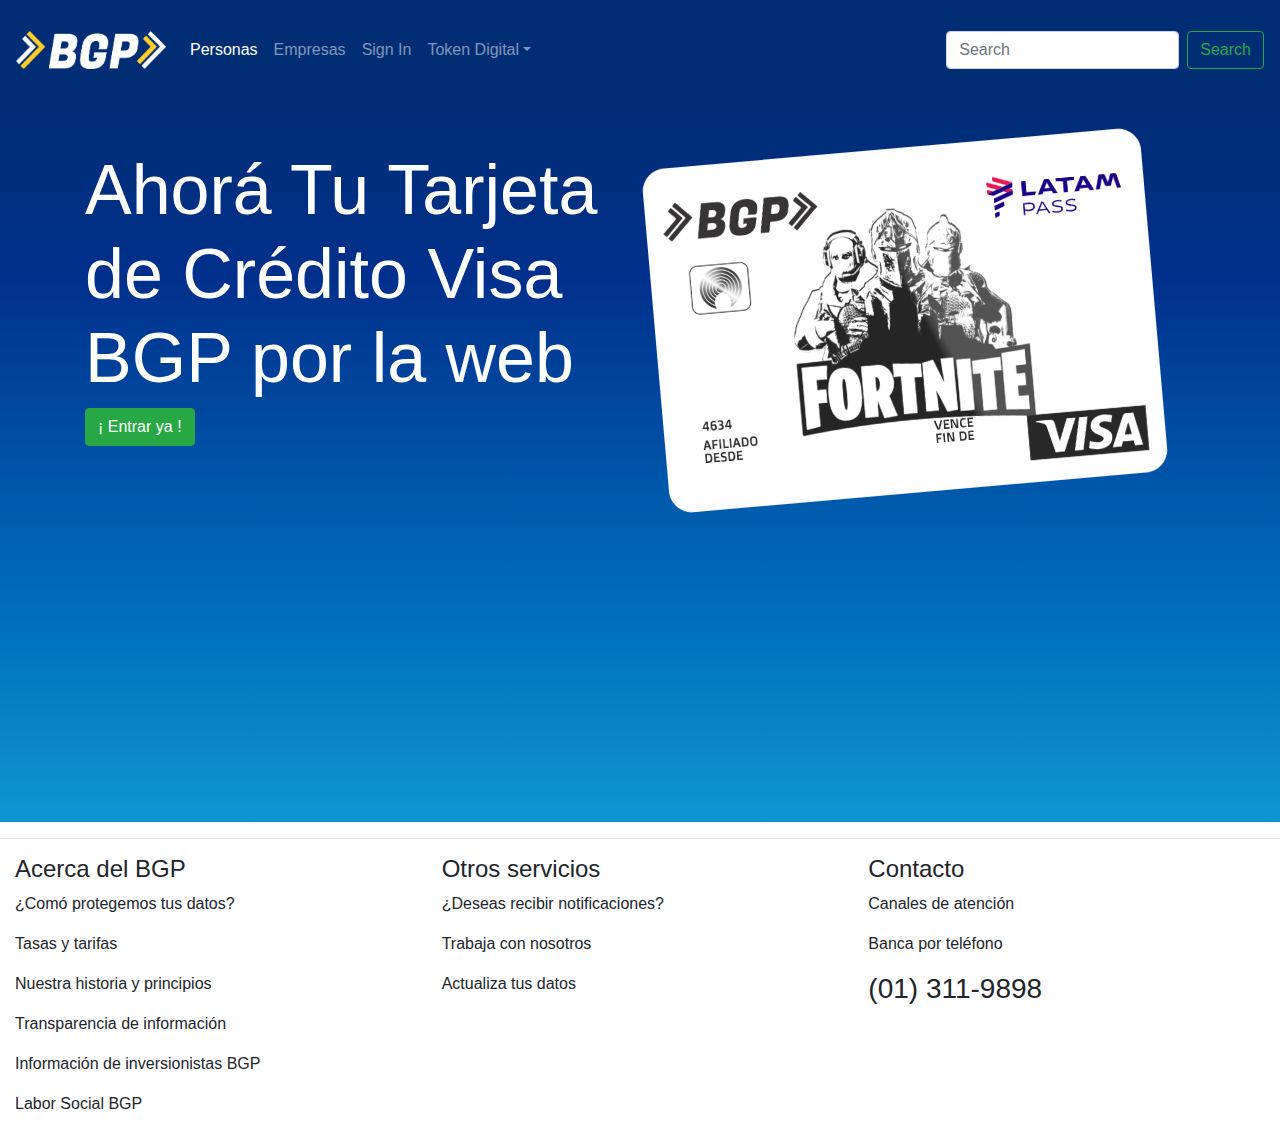
<file: index.html>
<!DOCTYPE html>
<html lang='es'>
<head>
    <meta charset='UTF-8'>
    <meta name='viewport' content='width=device-width, initial-scale=1.0'>
    <meta http-equiv='X-UA-Compatible' content='ie=edge'>
    <link rel='stylesheet' href='./app/css/index.css' />
    <link rel='stylesheet' href='https://stackpath.bootstrapcdn.com/bootstrap/4.3.1/css/bootstrap.min.css' integrity='sha384-ggOyR0iXCbMQv3Xipma34MD+dH/1fQ784/j6cY/iJTQUOhcWr7x9JvoRxT2MZw1T' crossorigin='anonymous'>
    <link rel='icon' type='image/jpg' href='./app/img/favico.jpg' />
    <link rel="stylesheet" href="https://cdnjs.cloudflare.com/ajax/libs/font-awesome/5.11.2/css/all.min.css" integrity="sha256-+N4/V/SbAFiW1MPBCXnfnP9QSN3+Keu+NlB+0ev/YKQ=" crossorigin="anonymous" />

    <link rel="stylesheet" href="https://cdnjs.cloudflare.com/ajax/libs/font-awesome/5.5.0/css/all.min.css" integrity="sha256-nkysZcel7gvQdDr+/KvdPnOFThKErJrEM4E9YjH1UPI=" crossorigin="anonymous" />

    <title>Vía BGP</title>
</head>
<body>
    
    <header>
        <nav class="navbar navbar-expand-sm navbar-dark fondo">
            <a class="navbar-brand" href="#"><img src="./app/img/logo.png" width="150px" alt=""></a>
            <button class="navbar-toggler d-lg-none" type="button" data-toggle="collapse" data-target="#collapsibleNavId" aria-controls="collapsibleNavId"
                aria-expanded="false" aria-label="Toggle navigation"></button>
            <div class="collapse navbar-collapse" id="collapsibleNavId">
                <ul class="navbar-nav mr-auto mt-2 mt-lg-0">
                    <li class="nav-item active">
                        <a class="nav-link" href="#">Personas<span class="sr-only">(current)</span></a>
                    </li>
                    <li class="nav-item">
                        <a class="nav-link" href="#">Empresas <span class="sr-only">(current)</span></a>
                    </li>
                    <li class="nav-item">
                        <a class="nav-link" href="./app/html/login.html">Sign In</a>
                    </li>
                    <li class="nav-item dropdown">
                        <a class="nav-link dropdown-toggle" href="#" id="dropdownId" data-toggle="dropdown" aria-haspopup="true" aria-expanded="false">Token Digital</a>
                        <div class="dropdown-menu" aria-labelledby="dropdownId">
                            <a class="dropdown-item" href="#">Action 1</a>
                            <a class="dropdown-item" href="#">Action 2</a>
                        </div>
                    </li>
                </ul>
                <form class="form-inline my-2 my-lg-0">
                    <input class="form-control mr-sm-2" type="text" placeholder="Search">
                    <button class="btn btn-outline-success my-2 my-sm-0" type="submit">Search</button>
                </form>
            </div>
        </nav>
    </header>

    <main class=" main_container container-fluid">
        
        <div class="container">
            <div class="row">
                <div class="col-md-6 blanco mt-5">
                   <h1>Ahorá Tu Tarjeta de Crédito Visa BGP por la web</h1> 
                    <form action="./app/html/login.html">
                        <button class="btn btn-success" type="submit">¡ Entrar ya !</button></form>
                </div>
                <div class="col-md-6 mt-5">
                    <img src="./app/img/tarjeta.png" class="box"width="500px" alt="">
                </div>
            </div>
        </div>
    </main>
    <hr>
    <footer class="container-fluid">
        <div class="row">
            <div class="col-md-4">
                <h4>Acerca del BGP</h4>
                <article style="display: block;">
                    <p>¿Comó protegemos tus datos?</p>
                    <p>Tasas y tarifas</p>
                    <p>Nuestra historia y principios</p>
                    <p>Transparencia de información</p>
                    <p>Información de inversionistas BGP</p>
                    <p>Labor Social BGP</p>
                </article>
            </div>
            <div class="col-md-4">
                <h4>Otros servicios</h4>
                <article>
                    <p>¿Deseas recibir notificaciones?</p>
                    <p>Trabaja con nosotros</p>
                    <p>Actualiza tus datos</p>
                </article>
            </div>
            <div class="col-md-4">
                <h4>Contacto</h4>
                <article>
                    <p>Canales de atención</p>
                    <p>Banca por teléfono</p>
                    <h3>(01) 311-9898</h3>
                    <!-- <p>Redes Sociales</p> -->
                </article>
            </div>

        </div>
    </footer>

    <script src='https://code.jquery.com/jquery-3.3.1.slim.min.js' integrity='sha384-q8i/X+965DzO0rT7abK41JStQIAqVgRVzpbzo5smXKp4YfRvH+8abtTE1Pi6jizo' crossorigin='anonymous'></script>
    <script src='https://cdnjs.cloudflare.com/ajax/libs/popper.js/1.14.7/umd/popper.min.js' integrity='sha384-UO2eT0CpHqdSJQ6hJty5KVphtPhzWj9WO1clHTMGa3JDZwrnQq4sF86dIHNDz0W1' crossorigin='anonymous'></script>
    <script src='https://stackpath.bootstrapcdn.com/bootstrap/4.3.1/js/bootstrap.min.js' integrity='sha384-JjSmVgyd0p3pXB1rRibZUAYoIIy6OrQ6VrjIEaFf/nJGzIxFDsf4x0xIM+B07jRM' crossorigin='anonymous'></script>

</body>
</html>
</file>
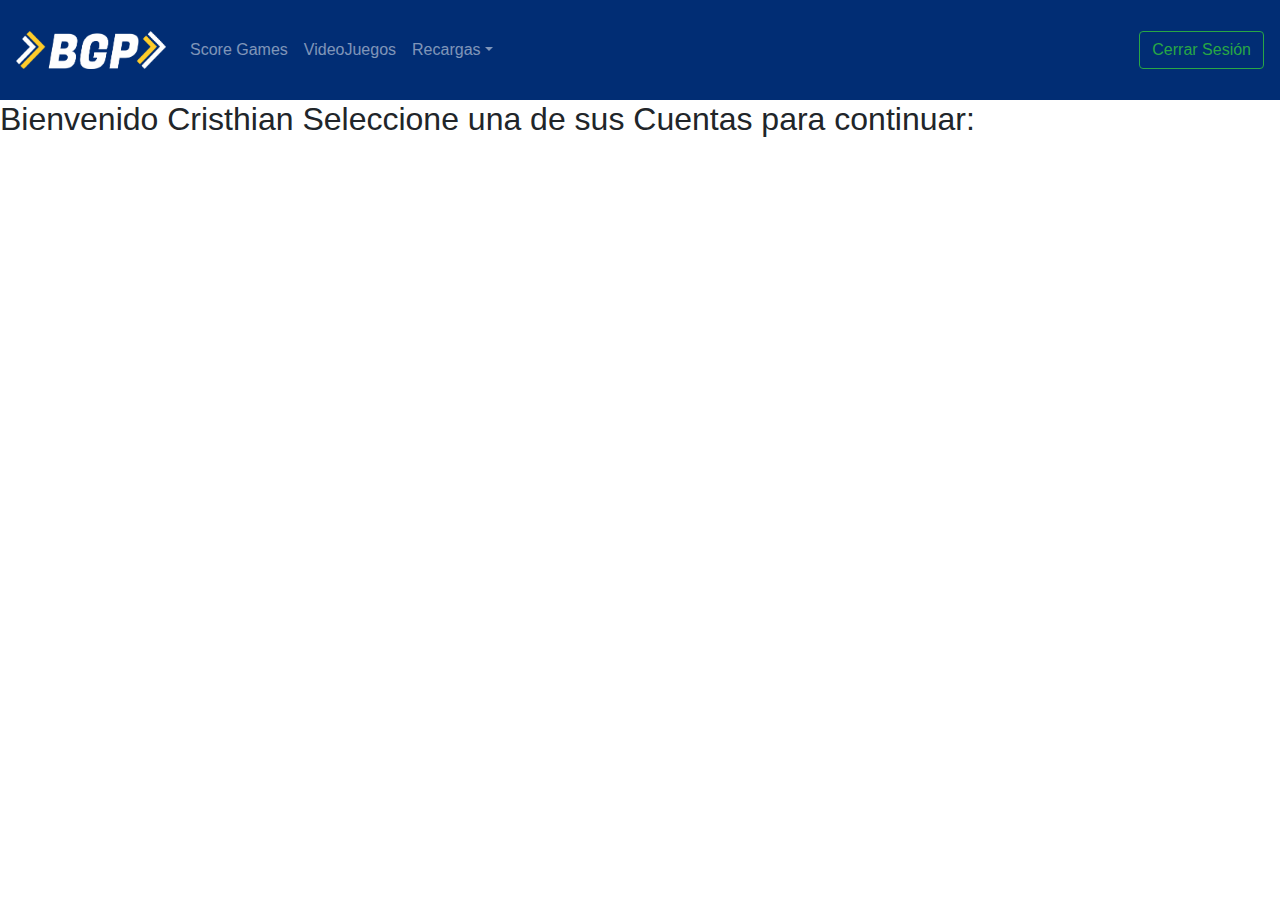
<file: app/html/cuentas.html>
<!DOCTYPE html>
<html lang='es'>
<head>
    <meta charset='UTF-8'>
    <meta name='viewport' content='width=device-width, initial-scale=1.0'>
    <meta http-equiv='X-UA-Compatible' content='ie=edge'>
    <link rel='stylesheet' href='./../css/index.css' />
    <!-- <link rel='stylesheet' href='./../css/login.css' /> -->
    <link rel="stylesheet" href="./../css/waves.min.css">
    <link rel='stylesheet' href='https://stackpath.bootstrapcdn.com/bootstrap/4.3.1/css/bootstrap.min.css' integrity='sha384-ggOyR0iXCbMQv3Xipma34MD+dH/1fQ784/j6cY/iJTQUOhcWr7x9JvoRxT2MZw1T' crossorigin='anonymous'>
    <link rel='icon' type='image/jpg' href='./../img/favico.jpg' />
    <link rel="stylesheet" href="https://cdnjs.cloudflare.com/ajax/libs/font-awesome/5.11.2/css/all.min.css" integrity="sha256-+N4/V/SbAFiW1MPBCXnfnP9QSN3+Keu+NlB+0ev/YKQ=" crossorigin="anonymous" />

    <link rel="stylesheet" href="https://cdnjs.cloudflare.com/ajax/libs/twitter-bootstrap/4.1.3/css/bootstrap.css">
    <link src='https://cdn.datatables.net/1.10.20/css/dataTables.bootstrap4.min.css'>
    <link rel="stylesheet" href="https://cdnjs.cloudflare.com/ajax/libs/font-awesome/5.5.0/css/all.min.css" integrity="sha256-nkysZcel7gvQdDr+/KvdPnOFThKErJrEM4E9YjH1UPI=" crossorigin="anonymous" />

    <title>Vía BGP</title>
</head>
<body>
    
    <header>
        <nav class="navbar navbar-expand-sm navbar-dark fondo">
            <a class="navbar-brand" href="#"><img src="./../img/logo.png" width="150px" alt=""></a>
            <button class="navbar-toggler d-lg-none" type="button" data-toggle="collapse" data-target="#collapsibleNavId" aria-controls="collapsibleNavId"
                aria-expanded="false" aria-label="Toggle navigation"></button>
            <div class="collapse navbar-collapse" id="collapsibleNavId">
                <ul class="navbar-nav mr-auto mt-2 mt-lg-0">
                    <li class="nav-item">
                        <a class="nav-link" href="#">Score Games <i class="fas fa-times-hexagon    "></i><span class="sr-only">(current)</span></a>
                    </li>
                    <li class="nav-item">
                        <a class="nav-link" href="#">VideoJuegos <span class="sr-only">(current)</span></a>
                    </li>
                    <li class="nav-item dropdown">
                        <a class="nav-link dropdown-toggle" href="#" id="dropdownId" data-toggle="dropdown" aria-haspopup="true" aria-expanded="false">Recargas</a>
                        <div class="dropdown-menu" aria-labelledby="dropdownId">
                            <a class="dropdown-item" href="#">Action 1</a>
                            <a class="dropdown-item" href="#">Action 2</a>
                        </div>
                    </li>
                </ul>
                <form class="form-inline my-2 my-lg-0" action="./../../index.html">
                    <!-- <input class="form-control mr-sm-2" type="text" placeholder="Search"> -->
                    <button class="btn btn-outline-success my-2 my-sm-0" type="submit">Cerrar Sesión</button>
                </form>
            </div>
        </nav>
    </header>

    <h2>Bienvenido <span id="nombre"></span> Seleccione una de sus Cuentas para continuar:</h2>
    <main class="container-fluid mt-5">

            <section class="row">
                    <div class="col-12 mt-3">
                        <table id="myTableJson" class="display  table table-striped  table-bordered bg-dark text-white">
    
                        </table>
                    </div>
            </section>
        </main>


    

    <script src='https://code.jquery.com/jquery-3.3.1.slim.min.js' integrity='sha384-q8i/X+965DzO0rT7abK41JStQIAqVgRVzpbzo5smXKp4YfRvH+8abtTE1Pi6jizo' crossorigin='anonymous'></script>
    <script src='https://cdnjs.cloudflare.com/ajax/libs/popper.js/1.14.7/umd/popper.min.js' integrity='sha384-UO2eT0CpHqdSJQ6hJty5KVphtPhzWj9WO1clHTMGa3JDZwrnQq4sF86dIHNDz0W1' crossorigin='anonymous'></script>
    <script src='https://stackpath.bootstrapcdn.com/bootstrap/4.3.1/js/bootstrap.min.js' integrity='sha384-JjSmVgyd0p3pXB1rRibZUAYoIIy6OrQ6VrjIEaFf/nJGzIxFDsf4x0xIM+B07jRM' crossorigin='anonymous'></script>
        <!-- DATATBLESJS -->
    <script type="text/javascript" charset="utf8" src="https://cdn.datatables.net/1.10.20/js/jquery.dataTables.js"></script>
        <!-- DATATABLES JQUERY -->
    <script src='https://cdn.datatables.net/1.10.20/js/jquery.dataTables.min.js'></script>
        <!-- DATATABLESBOOSTRAP -->
    <script src='https://cdn.datatables.net/1.10.20/js/dataTables.bootstrap4.min.js'></script>
    <script src='./../js/waves.min.js'></script>
    <script src='./../js/cuentas.js'></script>
</body>
</html>
</file>
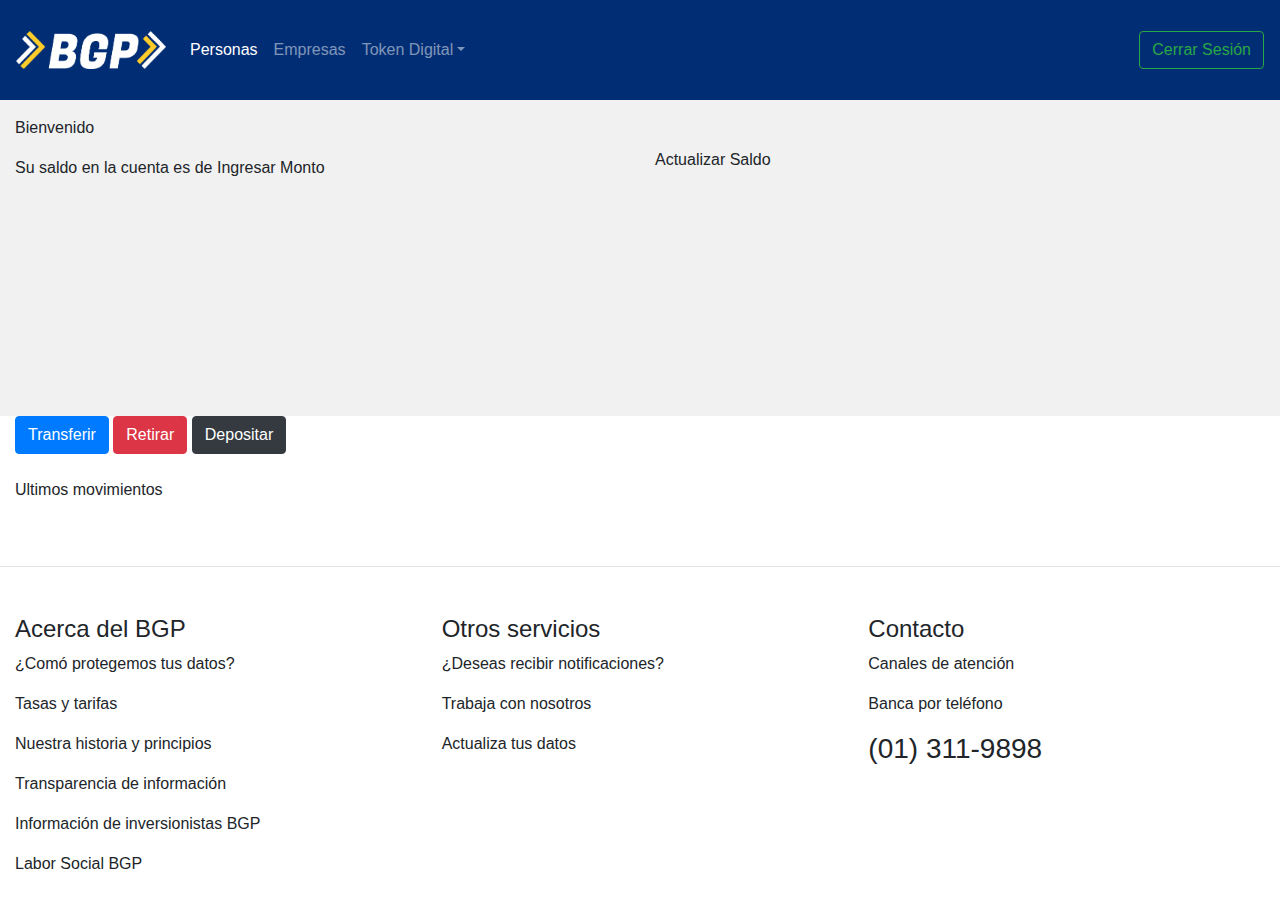
<file: app/html/menu.html>
<!doctype html>
<html lang="en">
  <head>
    <title>Vía BGP</title>
    <link rel='icon' type='image/jpg' href='./../img/favico.jpg' />
    <!-- Required meta tags -->
    <meta charset="utf-8">
    <meta name="viewport" content="width=device-width, initial-scale=1, shrink-to-fit=no">

    <!-- Bootstrap CSS -->
    <link rel="stylesheet" href="https://stackpath.bootstrapcdn.com/bootstrap/4.3.1/css/bootstrap.min.css" integrity="sha384-ggOyR0iXCbMQv3Xipma34MD+dH/1fQ784/j6cY/iJTQUOhcWr7x9JvoRxT2MZw1T" crossorigin="anonymous">
  </head>

  <style>
  
  .primary{
    height: 300px;
  }
  
  .fondo{
    background-color: #012D74;
    height: 100px;
  }

  .main{
    background-color: #f1f1f1;
  }
  </style>

  <body>

    <header>
      <nav class="navbar navbar-expand-sm navbar-dark fondo">
          <a class="navbar-brand" href="#"><img src="./../img/logo.png" width="150px" alt=""></a>
          <button class="navbar-toggler d-lg-none" type="button" data-toggle="collapse" data-target="#collapsibleNavId" aria-controls="collapsibleNavId"
              aria-expanded="false" aria-label="Toggle navigation"></button>
          <div class="collapse navbar-collapse" id="collapsibleNavId">
              <ul class="navbar-nav mr-auto mt-2 mt-lg-0">
                  <li class="nav-item active">
                      <a class="nav-link" href="#">Personas<span class="sr-only">(current)</span></a>
                  </li>
                  <li class="nav-item">
                      <a class="nav-link" href="#">Empresas <span class="sr-only">(current)</span></a>
                  </li>
                  <li class="nav-item dropdown">
                      <a class="nav-link dropdown-toggle" href="#" id="dropdownId" data-toggle="dropdown" aria-haspopup="true" aria-expanded="false">Token Digital</a>
                      <div class="dropdown-menu" aria-labelledby="dropdownId">
                          <a class="dropdown-item" href="#">Action 1</a>
                          <a class="dropdown-item" href="#">Action 2</a>
                      </div>
                  </li>
              </ul>
              <form class="form-inline my-2 my-lg-0" action="./../../index.html">
                  <button class="btn btn-outline-success my-2 my-sm-0" type="submit">Cerrar Sesión</button>
              </form>
          </div>
      </nav>
  </header>

    <main class="container-fluid">
        <div class="row main" >
          <div class="col-md-6 primary mt-3" >
            <p>Bienvenido <span id="usu"></span></p>
            <p>Su saldo en la cuenta <span id="usuCuenta">Ingresar id</span> es de <span>Ingresar Monto</span></p>
          </div>   
          <div class="col-md-6 mt-5">
            <p>  Actualizar Saldo</p>
          </div>       
        </div>
        <div class="row">
          <div class="col-md-12">
            <button class="btn btn-primary" id="btnTransferir">
              Transferir
            </button>
            <button class="btn btn-danger" id="btnRetirar">
              Retirar
            </button>
            <button class="btn btn-dark " id="btnDepositar">
              Depositar
            </button>
          </div>
        </div>
        <div class="row">
          <div class="col-md-12 mt-4">
            <p>Ultimos movimientos</p>
            <div class="container">
              <table class="table bg-danger" hidden>
                <thead>
                  <tr style="color:#fff">
                    <th>Operaciones</th>
                    <th>Monto</th>
                    <th>Saldo</th>
                  </tr>
                </thead>
                <tbody>
                  <tr></tr>
                </tbody>
              </table>
              <form action="" class="" id="formTransferir" hidden>
                <div class="form-group">
                  <label for="">Ingrese la cuenta de Destino</label>
                  <input type="text" class="form-control" placeholder="002">
                </div>
                <div class="form-group">
                  <label for="">Monto</label>
                  <input type="text" class="form-control" placeholder="100.00">
                </div>
                <div>
                  <h5>La cuenta esta a nombre de:</h5>
                  <p>Ingresar nombre</p>
                </div>
                <button type="button" class="btn btn-success">
                  tranferir
                </button>
              </form>
              <form action="" class="" id ="formRetirar" hidden>
                <div class="form-group">
                  <label for="">Ingresar monto a Retirar</label>
                  <input type="text" class="form-control" placeholder="002">
                </div>
                <div class="form-group">
                  <label for="">Distrito</label>
                  <select name="" id="" class="">
                    <option value="" class="form-group">Arequipa</option>
                  </select>
                </div>
                <div>
                  <h5>La cuenta esta a nombre de:</h5>
                  <p>Ingresar nombre</p>
                </div>
                <button type="button" class="btn btn-primary">
                  Retirar
                </button>
              </form>
              <form action="" class="" id="formDepositar"  hidden>
                <div class="form-group">
                  <label for="">Ingrese el monto  a Depositar</label>
                  <input type="text" class="form-control" placeholder="100.00">
                </div>
                <div class="form-group" >
                  <label for="">Distrito</label>
                  <select name="" id="" class="">
                    <option value="" class="form-group">Arequipa</option>
                  </select>
                </div>
                <button type="button" class="btn btn-danger">
                  Depositar
                </button>
                <div>
                  <h5>La agencia a depositar queda en::</h5>
                  <p>Ingresar direccion</p>
                </div>
              </form>
            </div>
          </div>
        </div>
    </main>
    <hr class="mt-5">
    <footer class="container-fluid mt-5">
        <div class="row">
            <div class="col-md-4">
                <h4>Acerca del BGP</h4>
                <article style="display: block;">
                    <p>¿Comó protegemos tus datos?</p>
                    <p>Tasas y tarifas</p>
                    <p>Nuestra historia y principios</p>
                    <p>Transparencia de información</p>
                    <p>Información de inversionistas BGP</p>
                    <p>Labor Social BGP</p>
                </article>
            </div>
            <div class="col-md-4">
                <h4>Otros servicios</h4>
                <article>
                    <p>¿Deseas recibir notificaciones?</p>
                    <p>Trabaja con nosotros</p>
                    <p>Actualiza tus datos</p>
                </article>
            </div>
            <div class="col-md-4">
                <h4>Contacto</h4>
                <article>
                    <p>Canales de atención</p>
                    <p>Banca por teléfono</p>
                    <h3>(01) 311-9898</h3>
                    <!-- <p>Redes Sociales</p> -->
                </article>
            </div>

        </div>
    </footer>


    <!-- Optional JavaScript -->
    <!-- jQuery first, then Popper.js, then Bootstrap JS -->
    <script src="https://code.jquery.com/jquery-3.3.1.slim.min.js" integrity="sha384-q8i/X+965DzO0rT7abK41JStQIAqVgRVzpbzo5smXKp4YfRvH+8abtTE1Pi6jizo" crossorigin="anonymous"></script>
    <script src="https://cdnjs.cloudflare.com/ajax/libs/popper.js/1.14.7/umd/popper.min.js" integrity="sha384-UO2eT0CpHqdSJQ6hJty5KVphtPhzWj9WO1clHTMGa3JDZwrnQq4sF86dIHNDz0W1" crossorigin="anonymous"></script>
    <script src="https://stackpath.bootstrapcdn.com/bootstrap/4.3.1/js/bootstrap.min.js" integrity="sha384-JjSmVgyd0p3pXB1rRibZUAYoIIy6OrQ6VrjIEaFf/nJGzIxFDsf4x0xIM+B07jRM" crossorigin="anonymous"></script>

    <script>
      let formTransferir = document.getElementById("formTransferir")
      let formRetirar = document.getElementById("formRetirar")
      let formDepositar = document.getElementById("formDepositar")
      let btnTransferir = document.getElementById("btnTransferir")
      let btnRetirar = document.getElementById("btnRetirar")
      let btnDepositar = document.getElementById("btnDepositar")
      let usu = document.getElementById("usu")
      let usuCuenta = document.getElementById("usuCuenta")
      let nombreUsu = localStorage.getItem("nombre ")
      let numCuenta = localStorage.getItem("numero_cuenta")
      console.log(nombreUsu)
      console.log(numCuenta);
      
      usuCuenta.innerText = numCuenta
      usu.innerText = nombreUsu
      



      btnTransferir.onclick = ()=>{
        console.log("click");
        formTransferir.removeAttribute("hidden")
        formRetirar.setAttribute("hidden", "hidden")
        formDepositar.setAttribute("hidden","hidden")
      }

      btnRetirar.onclick = () => {
        formTransferir.setAttribute("hidden","hidden")
        formDepositar.setAttribute("hidden","hidden")
        formRetirar.removeAttribute("hidden")
      }

      btnDepositar.onclick = () =>{
        formDepositar.removeAttribute("hidden")
        formRetirar.setAttribute("hidden", "hidden")
        formTransferir.setAttribute("hidden","hidden")
      }

      //---TRANSFERENCIA




      //--RETIROS



      //--Depositos

    </script>
  </body>
</html>
</file>
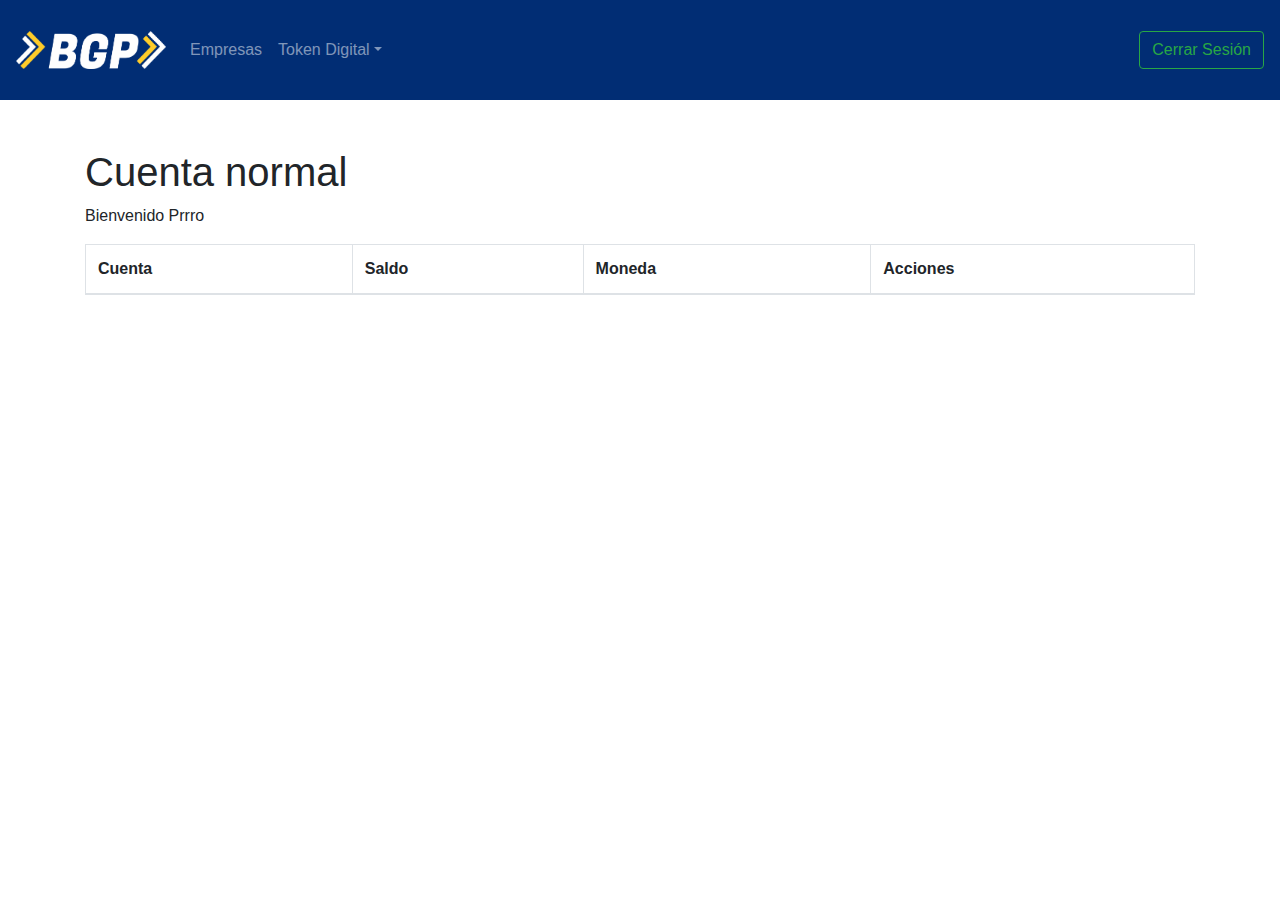
<file: app/html/normal.html>
<!DOCTYPE html>
<html lang='es'>
<head>
    <meta charset='UTF-8'>
    <meta name='viewport' content='width=device-width, initial-scale=1.0'>
    <meta http-equiv='X-UA-Compatible' content='ie=edge'>
    <link rel='stylesheet' href='./../css/index.css' />
    <link rel='stylesheet' href='./../css/login.css' />
    <link rel="stylesheet" href="./../css/waves.min.css">
    <link rel='stylesheet' href='https://stackpath.bootstrapcdn.com/bootstrap/4.3.1/css/bootstrap.min.css' integrity='sha384-ggOyR0iXCbMQv3Xipma34MD+dH/1fQ784/j6cY/iJTQUOhcWr7x9JvoRxT2MZw1T' crossorigin='anonymous'>
    <link rel='icon' type='image/jpg' href='./../img/favico.jpg' />
    <link rel="stylesheet" href="https://cdnjs.cloudflare.com/ajax/libs/font-awesome/5.11.2/css/all.min.css" integrity="sha256-+N4/V/SbAFiW1MPBCXnfnP9QSN3+Keu+NlB+0ev/YKQ=" crossorigin="anonymous" />

    <link rel="stylesheet" href="https://cdnjs.cloudflare.com/ajax/libs/font-awesome/5.5.0/css/all.min.css" integrity="sha256-nkysZcel7gvQdDr+/KvdPnOFThKErJrEM4E9YjH1UPI=" crossorigin="anonymous" />

    <title>Vía BGP</title>
</head>
<body>
    
    <header>
        <nav class="navbar navbar-expand-sm navbar-dark fondo">
            <a class="navbar-brand" href="#"><img src="./../img/logo.png" width="150px" alt=""></a>
            <button class="navbar-toggler d-lg-none" type="button" data-toggle="collapse" data-target="#collapsibleNavId" aria-controls="collapsibleNavId"
                aria-expanded="false" aria-label="Toggle navigation"></button>
            <div class="collapse navbar-collapse" id="collapsibleNavId">
                <ul class="navbar-nav mr-auto mt-2 mt-lg-0">

                    <li class="nav-item">
                        <a class="nav-link" href="#">Empresas <span class="sr-only">(current)</span></a>
                    </li>
                    <li class="nav-item dropdown">
                        <a class="nav-link dropdown-toggle" href="#" id="dropdownId" data-toggle="dropdown" aria-haspopup="true" aria-expanded="false">Token Digital</a>
                        <div class="dropdown-menu" aria-labelledby="dropdownId">
                            <a class="dropdown-item" href="#">Action 1</a>
                            <a class="dropdown-item" href="#">Action 2</a>
                        </div>
                    </li>
                </ul>
                <form class="form-inline my-2 my-lg-0" action="./../../index.html">
                    <button class="btn btn-outline-success my-2 my-sm-0" type="submit">Cerrar Sesión</button>
                </form>
            </div>
        </nav>
    </header>


    <div class="container mt-5">
        <h1>Cuenta normal</h1>
        <p>Bienvenido Prrro</p>        
        <table class="table table-bordered">
            <thead>
                <tr>
                    <th>Cuenta</th>
                    <th>Saldo</th>
                    <th>Moneda</th>
                    <th>Acciones</th>
                </tr>
            </thead>
            <tbody id="tbody">
               
            </tbody>
        </table>
     </div>
   

    

    <script src='https://code.jquery.com/jquery-3.3.1.slim.min.js' integrity='sha384-q8i/X+965DzO0rT7abK41JStQIAqVgRVzpbzo5smXKp4YfRvH+8abtTE1Pi6jizo' crossorigin='anonymous'></script>
    <script src='https://cdnjs.cloudflare.com/ajax/libs/popper.js/1.14.7/umd/popper.min.js' integrity='sha384-UO2eT0CpHqdSJQ6hJty5KVphtPhzWj9WO1clHTMGa3JDZwrnQq4sF86dIHNDz0W1' crossorigin='anonymous'></script>
    <script src='https://stackpath.bootstrapcdn.com/bootstrap/4.3.1/js/bootstrap.min.js' integrity='sha384-JjSmVgyd0p3pXB1rRibZUAYoIIy6OrQ6VrjIEaFf/nJGzIxFDsf4x0xIM+B07jRM' crossorigin='anonymous'></script>
    <script src='./../js/waves.min.js'></script>
    <script src='./../js/normal.js'></script>
    <script>
    
        Waves.attach(".curvas", ['waves-float']);
        Waves.init(); 
    
    </script>
</body>
</html>
</file>
<file: app/css/index.css>
.fondo{
    background-color: #012D74;
    height: 100px;
}
.main_container{
     /* background-image: url(./../img/sorcerer-4586454_1920.jpg);
    background-size: 100%; */
    height: 722px; 
    background-image: linear-gradient(to bottom, #012D74, #00308c, #0052a7, #0074be, #0f96d1);
}

.blanco{
    color: #fff;
}

.blanco h1{
    font-size: 70px;
}

.box{
    transform: rotate(-5deg);
}
</file>
<file: app/css/login.css>
.loginfondo{
    height: 400px;
    width: 100%;
    background-color: #0759A4;
}
.contain{
    position: relative;
}

#formRegistro{
        position: absolute;
        top: 1px;
}
</file>
<file: app/css/waves.min.css>
/*!
 * Waves v0.7.6
 * http://fian.my.id/Waves 
 * 
 * Copyright 2014-2018 Alfiana E. Sibuea and other contributors 
 * Released under the MIT license 
 * https://github.com/fians/Waves/blob/master/LICENSE */.waves-effect{position:relative;cursor:pointer;display:inline-block;overflow:hidden;-webkit-user-select:none;-moz-user-select:none;-ms-user-select:none;user-select:none;-webkit-tap-highlight-color:transparent}.waves-effect .waves-ripple{position:absolute;border-radius:50%;width:100px;height:100px;margin-top:-50px;margin-left:-50px;opacity:0;background:rgba(0,0,0,.2);background:-webkit-radial-gradient(rgba(0,0,0,.2) 0,rgba(0,0,0,.3) 40%,rgba(0,0,0,.4) 50%,rgba(0,0,0,.5) 60%,rgba(255,255,255,0) 70%);background:-o-radial-gradient(rgba(0,0,0,.2) 0,rgba(0,0,0,.3) 40%,rgba(0,0,0,.4) 50%,rgba(0,0,0,.5) 60%,rgba(255,255,255,0) 70%);background:-moz-radial-gradient(rgba(0,0,0,.2) 0,rgba(0,0,0,.3) 40%,rgba(0,0,0,.4) 50%,rgba(0,0,0,.5) 60%,rgba(255,255,255,0) 70%);background:radial-gradient(rgba(0,0,0,.2) 0,rgba(0,0,0,.3) 40%,rgba(0,0,0,.4) 50%,rgba(0,0,0,.5) 60%,rgba(255,255,255,0) 70%);-webkit-transition:all .5s ease-out;-moz-transition:all .5s ease-out;-o-transition:all .5s ease-out;transition:all .5s ease-out;-webkit-transition-property:-webkit-transform,opacity;-moz-transition-property:-moz-transform,opacity;-o-transition-property:-o-transform,opacity;transition-property:transform,opacity;-webkit-transform:scale(0) translate(0,0);-moz-transform:scale(0) translate(0,0);-ms-transform:scale(0) translate(0,0);-o-transform:scale(0) translate(0,0);transform:scale(0) translate(0,0);pointer-events:none}.waves-effect.waves-light .waves-ripple{background:rgba(255,255,255,.4);background:-webkit-radial-gradient(rgba(255,255,255,.2) 0,rgba(255,255,255,.3) 40%,rgba(255,255,255,.4) 50%,rgba(255,255,255,.5) 60%,rgba(255,255,255,0) 70%);background:-o-radial-gradient(rgba(255,255,255,.2) 0,rgba(255,255,255,.3) 40%,rgba(255,255,255,.4) 50%,rgba(255,255,255,.5) 60%,rgba(255,255,255,0) 70%);background:-moz-radial-gradient(rgba(255,255,255,.2) 0,rgba(255,255,255,.3) 40%,rgba(255,255,255,.4) 50%,rgba(255,255,255,.5) 60%,rgba(255,255,255,0) 70%);background:radial-gradient(rgba(255,255,255,.2) 0,rgba(255,255,255,.3) 40%,rgba(255,255,255,.4) 50%,rgba(255,255,255,.5) 60%,rgba(255,255,255,0) 70%)}.waves-effect.waves-classic .waves-ripple{background:rgba(0,0,0,.2)}.waves-effect.waves-classic.waves-light .waves-ripple{background:rgba(255,255,255,.4)}.waves-notransition{-webkit-transition:none!important;-moz-transition:none!important;-o-transition:none!important;transition:none!important}.waves-button,.waves-circle{-webkit-transform:translateZ(0);-moz-transform:translateZ(0);-ms-transform:translateZ(0);-o-transform:translateZ(0);transform:translateZ(0);-webkit-mask-image:-webkit-radial-gradient(circle,#fff 100%,#000 100%)}.waves-button,.waves-button-input,.waves-button:hover,.waves-button:visited{white-space:nowrap;vertical-align:middle;cursor:pointer;border:none;outline:0;color:inherit;background-color:rgba(0,0,0,0);font-size:1em;line-height:1em;text-align:center;text-decoration:none;z-index:1}.waves-button{padding:.85em 1.1em;border-radius:.2em}.waves-button-input{margin:0;padding:.85em 1.1em}.waves-input-wrapper{border-radius:.2em;vertical-align:bottom}.waves-input-wrapper.waves-button{padding:0}.waves-input-wrapper .waves-button-input{position:relative;top:0;left:0;z-index:1}.waves-circle{text-align:center;width:2.5em;height:2.5em;line-height:2.5em;border-radius:50%}.waves-float{-webkit-mask-image:none;-webkit-box-shadow:0 1px 1.5px 1px rgba(0,0,0,.12);box-shadow:0 1px 1.5px 1px rgba(0,0,0,.12);-webkit-transition:all .3s;-moz-transition:all .3s;-o-transition:all .3s;transition:all .3s}.waves-float:active{-webkit-box-shadow:0 8px 20px 1px rgba(0,0,0,.3);box-shadow:0 8px 20px 1px rgba(0,0,0,.3)}.waves-block{display:block}
</file>
